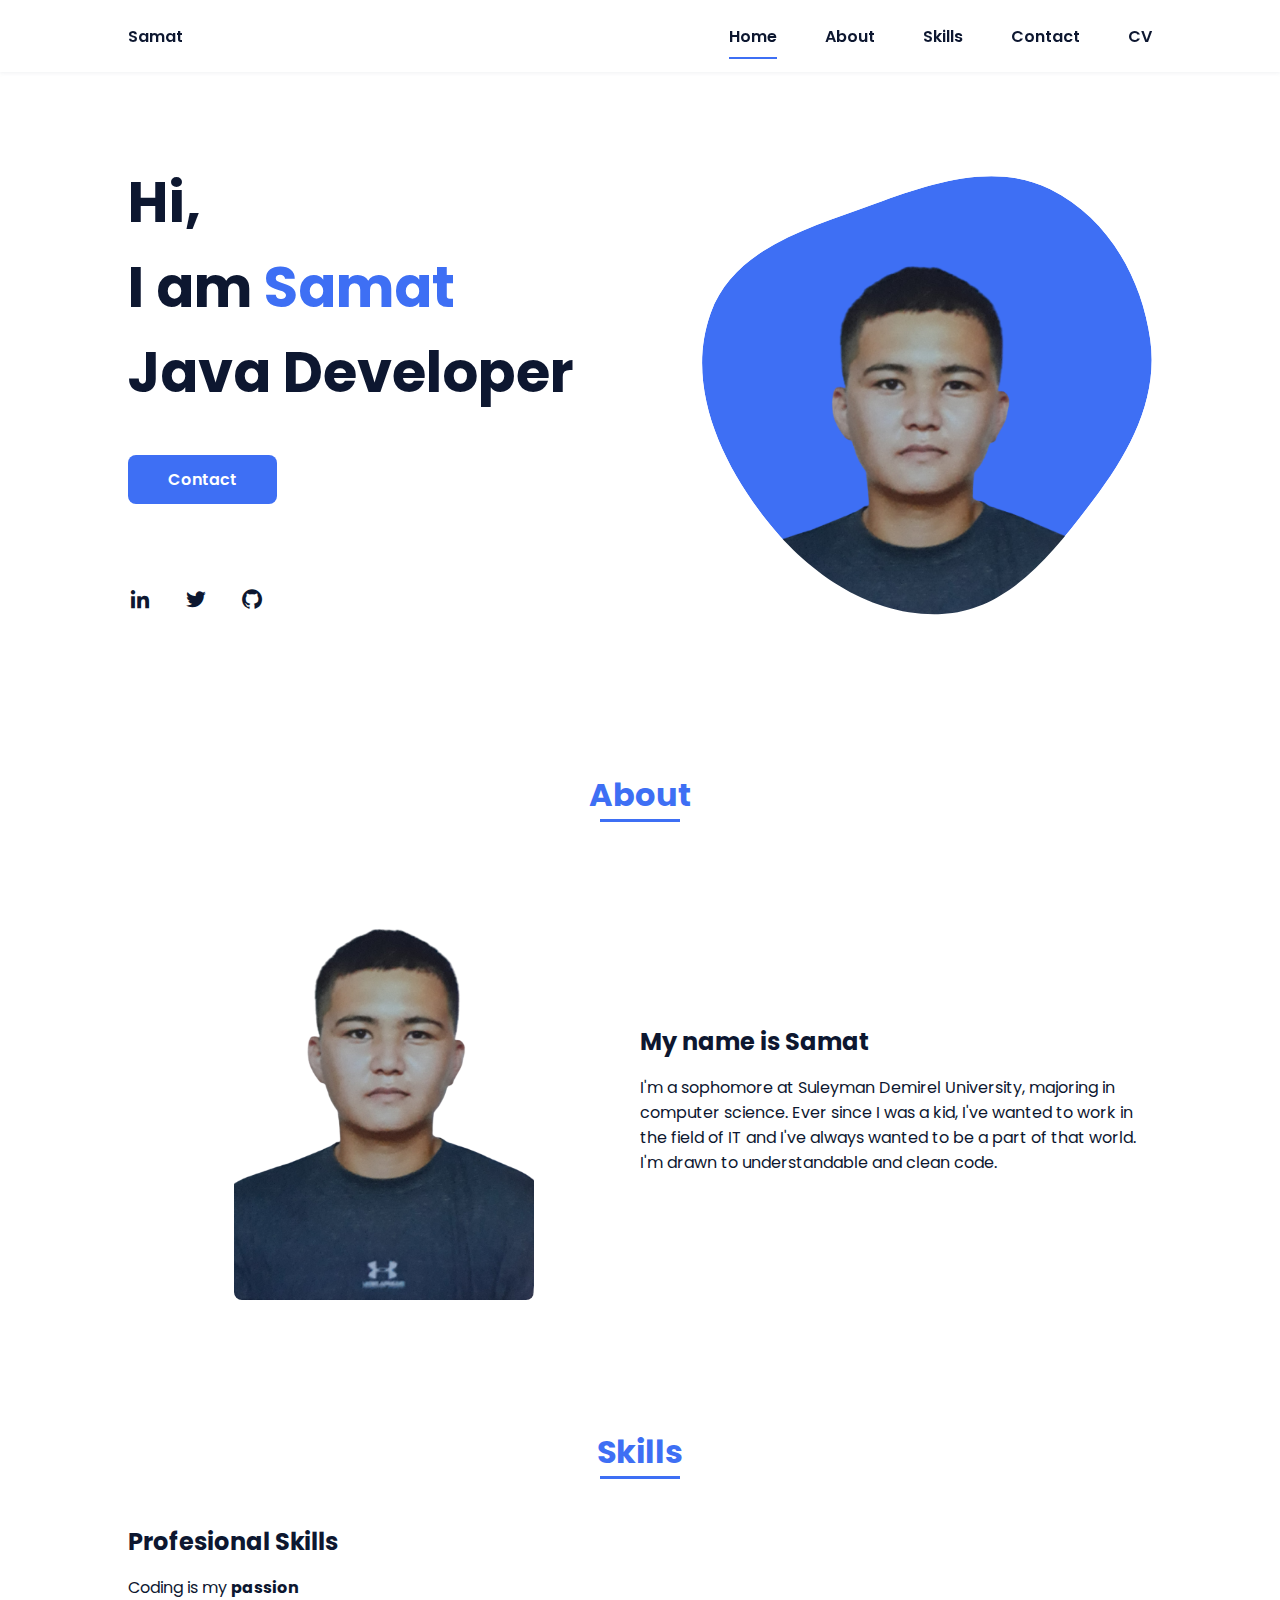
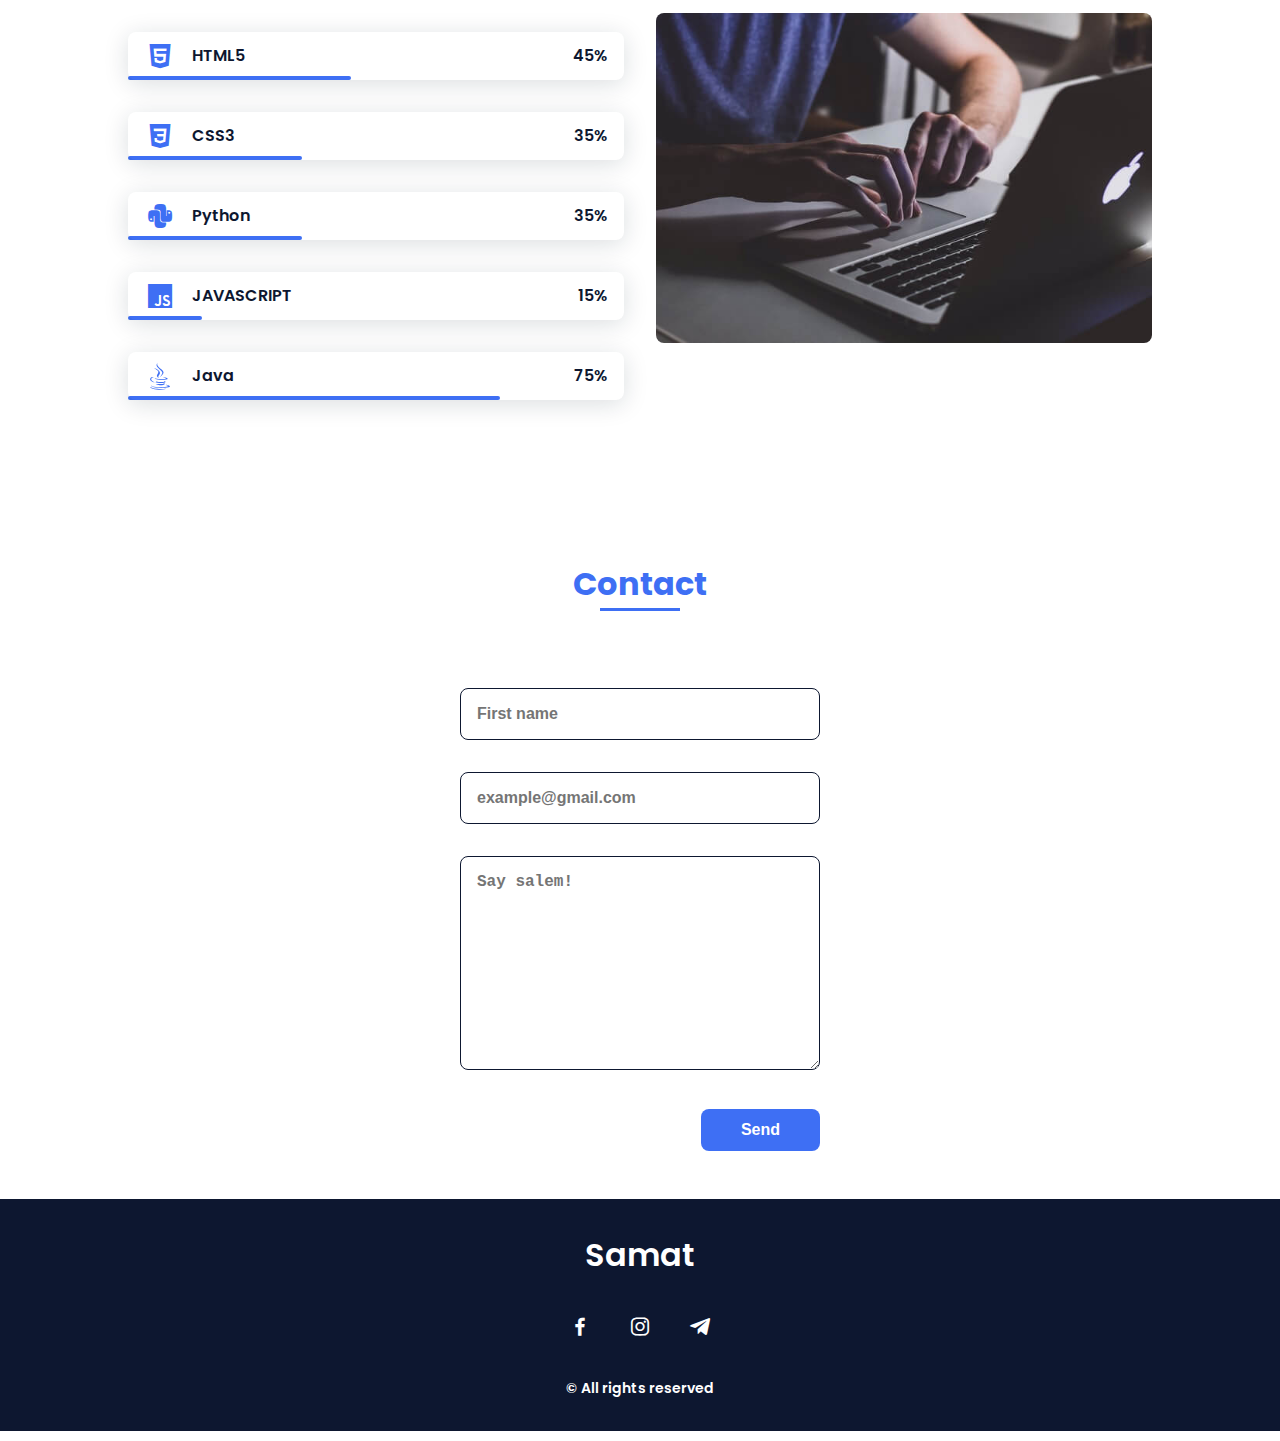
<file: index.html>
<!DOCTYPE html>
<html lang="en">

<head>
    <meta charset="UTF-8">
    <meta name="viewport" content="width=device-width, initial-scale=1.0">

    <link rel="stylesheet" href="assets/css/styles.css">

    <link rel="stylesheet" href="https://cdn.jsdelivr.net/npm/boxicons@latest/css/boxicons.min.css">

    <title>Portfolio</title>
</head>

<body>
    <header class="l-header">
        <nav class="nav bd-grid">
            <div>
                <a href="#home" class="nav__logo">Samat</a>
            </div>

            <div class="nav__menu" id="nav-menu">
                <ul class="nav__list">
                    <li class="nav__item"><a href="#home" class="nav__link active">Home</a></li>
                    <li class="nav__item"><a href="#about" class="nav__link">About</a></li>
                    <li class="nav__item"><a href="#skills" class="nav__link">Skills</a></li>
                    <li class="nav__item"><a href="#contact" class="nav__link">Contact</a></li>
                    <li class="nav__item"><a href="https://inspiredsamat.github.io/cv.html" class="nav__link">CV</a>
                    </li>
                </ul>
            </div>

            <div class="nav__toggle" id="nav-toggle">
                <i class='bx bx-menu'></i>
            </div>
        </nav>
    </header>

    <main class="l-main">

        <section class="home bd-grid" id="home">
            <div class="home__data">
                <h1 class="home__title">Hi,<br>I am <span class="home__title-color">Samat</span><br>Java Developer</h1>

                <a href="#contact" class="button">Contact</a>
            </div>

            <div class="home__social">
                <a href="https://www.linkedin.com/in/inspiredsamat/" class="home__social-icon"><i
                        class='bx bxl-linkedin'></i></a>
                <a href="https://www.twitter.com/inspiredsamat/" class="home__social-icon"><i
                        class='bx bxl-twitter'></i></a>
                <a href="https://www.github.com/inspiredsamat/" class="home__social-icon"><i
                        class='bx bxl-github'></i></a>
            </div>

            <div class="home__img">
                <svg class="home__blob" viewBox="0 0 479 467" xmlns="http://www.w3.org/2000/svg"
                    xmlns:xlink="http://www.w3.org/1999/xlink">
                    <mask id="mask0" mask-type="alpha">
                        <path
                            d="M9.19024 145.964C34.0253 76.5814 114.865 54.7299 184.111 29.4823C245.804 6.98884 311.86 -14.9503 370.735 14.143C431.207 44.026 467.948 107.508 477.191 174.311C485.897 237.229 454.931 294.377 416.506 344.954C373.74 401.245 326.068 462.801 255.442 466.189C179.416 469.835 111.552 422.137 65.1576 361.805C17.4835 299.81 -17.1617 219.583 9.19024 145.964Z" />
                    </mask>
                    <g mask="url(#mask0)">
                        <path
                            d="M9.19024 145.964C34.0253 76.5814 114.865 54.7299 184.111 29.4823C245.804 6.98884 311.86 -14.9503 370.735 14.143C431.207 44.026 467.948 107.508 477.191 174.311C485.897 237.229 454.931 294.377 416.506 344.954C373.74 401.245 326.068 462.801 255.442 466.189C179.416 469.835 111.552 422.137 65.1576 361.805C17.4835 299.81 -17.1617 219.583 9.19024 145.964Z" />
                        <image class="home__blob-img" x="50" y="60" href="assets/img/perfil.png" />
                    </g>
                </svg>
            </div>
        </section>

        <section class="about section " id="about">
            <h2 class="section-title">About</h2>

            <div class="about__container bd-grid">
                <div class="about__img">
                    <img src="assets/img/about.png" alt="avatar">
                </div>

                <div>
                    <h2 class="about__subtitle">My name is Samat</h2>
                    <p class="about__text">I'm a sophomore at Suleyman Demirel University, majoring in
                        computer science. Ever since I was a kid, I've wanted to
                        work in the field of IT and I've always wanted to be a part of that world.
                        I'm drawn to understandable and clean code.</p>
                </div>
            </div>
        </section>

        <section class="skills section" id="skills">
            <h2 class="section-title">Skills</h2>

            <div class="skills__container bd-grid">
                <div>
                    <h2 class="skills__subtitle">Profesional Skills</h2>
                    <p class="skills__text">Coding is my <b>passion</b></p>
                    <div class="skills__data">
                        <div class="skills__names">
                            <i class='bx bxl-html5 bx-spin skills__icon'></i>
                            <span class="skills__name">HTML5</span>
                        </div>
                        <div class="skills__bar skills__html">

                        </div>
                        <div>
                            <span class="skills__percentage">45%</span>
                        </div>
                    </div>
                    <div class="skills__data">
                        <div class="skills__names">
                            <i class='bx bxl-css3 skills__icon'></i>
                            <span class="skills__name">CSS3</span>
                        </div>
                        <div class="skills__bar skills__css">

                        </div>
                        <div>
                            <span class="skills__percentage">35%</span>
                        </div>
                    </div>
                    <div class="skills__data">
                        <div class="skills__names">
                            <i class='bx bxl-python bx-flashing bx-rotate-90 skills__icon'></i>
                            <span class="skills__name">Python</span>
                        </div>
                        <div class="skills__bar skills__css">

                        </div>
                        <div>
                            <span class="skills__percentage">35%</span>
                        </div>
                    </div>
                    <div class="skills__data">
                        <div class="skills__names">
                            <i class='bx bxl-javascript bx-tada skills__icon'></i>
                            <span class="skills__name">JAVASCRIPT</span>
                        </div>
                        <div class="skills__bar skills__js">

                        </div>
                        <div>
                            <span class="skills__percentage">15%</span>
                        </div>
                    </div>
                    <div class="skills__data">
                        <div class="skills__names">
                            <i class='bx bxl-java bx-fade-left bx-flip-horizontal skills__icon'></i>
                            <span class="skills__name">Java</span>
                        </div>
                        <div class="skills__bar skills__ux">

                        </div>
                        <div>
                            <span class="skills__percentage">75%</span>
                        </div>
                    </div>
                </div>

                <div>
                    <img src="assets/img/work1.jpg" alt="" class="skills__img">
                </div>
            </div>
        </section>

        <section class="contact section" id="contact">
            <h2 class="section-title">Contact</h2>

            <div class="contact__container bd-grid">
                <form action="https://formsubmit.co/zhumamuratovsamat@gmail.com" class="contact__form" method="POST">
                    <input type="hidden" name="_next" value="https://inspiredsamat.github.io/thanks.html">
                    <input type="text" name="name" placeholder="First name" class="contact__input" required>
                    <input type="email" name="email" placeholder="example@gmail.com" class="contact__input" required>
                    <input type="hidden" name="_captcha" value="false">
                    <input type="hidden" name="_subject" value="New submission from portfolio!">
                    <textarea name="text" id="" cols="0" rows="10" placeholder="Say salem!" class="contact__input"
                        required></textarea>
                    <button class="contact__button button" type="submit">Send</button>
                </form>
            </div>
        </section>
    </main>

    <footer class="footer">
        <p class="footer__title">Samat</p>
        <div class="footer__social">
            <a href="https://www.facebook.com/inspiredsamat/" class="footer__icon"><i class='bx bxl-facebook'></i></a>
            <a href="https://www.instagram.com/inspiredsamat/" class="footer__icon"><i class='bx bxl-instagram'></i></a>
            <a href="https://telegram.me/inspiredsamat/" class="footer__icon"><i class='bx bxl-telegram'></i></a>
        </div>
        <p class="footer__copy">&#169; All rights reserved</p>
    </footer>
    <script src="assets/js/main.js"></script>
</body>

</html>
</file>
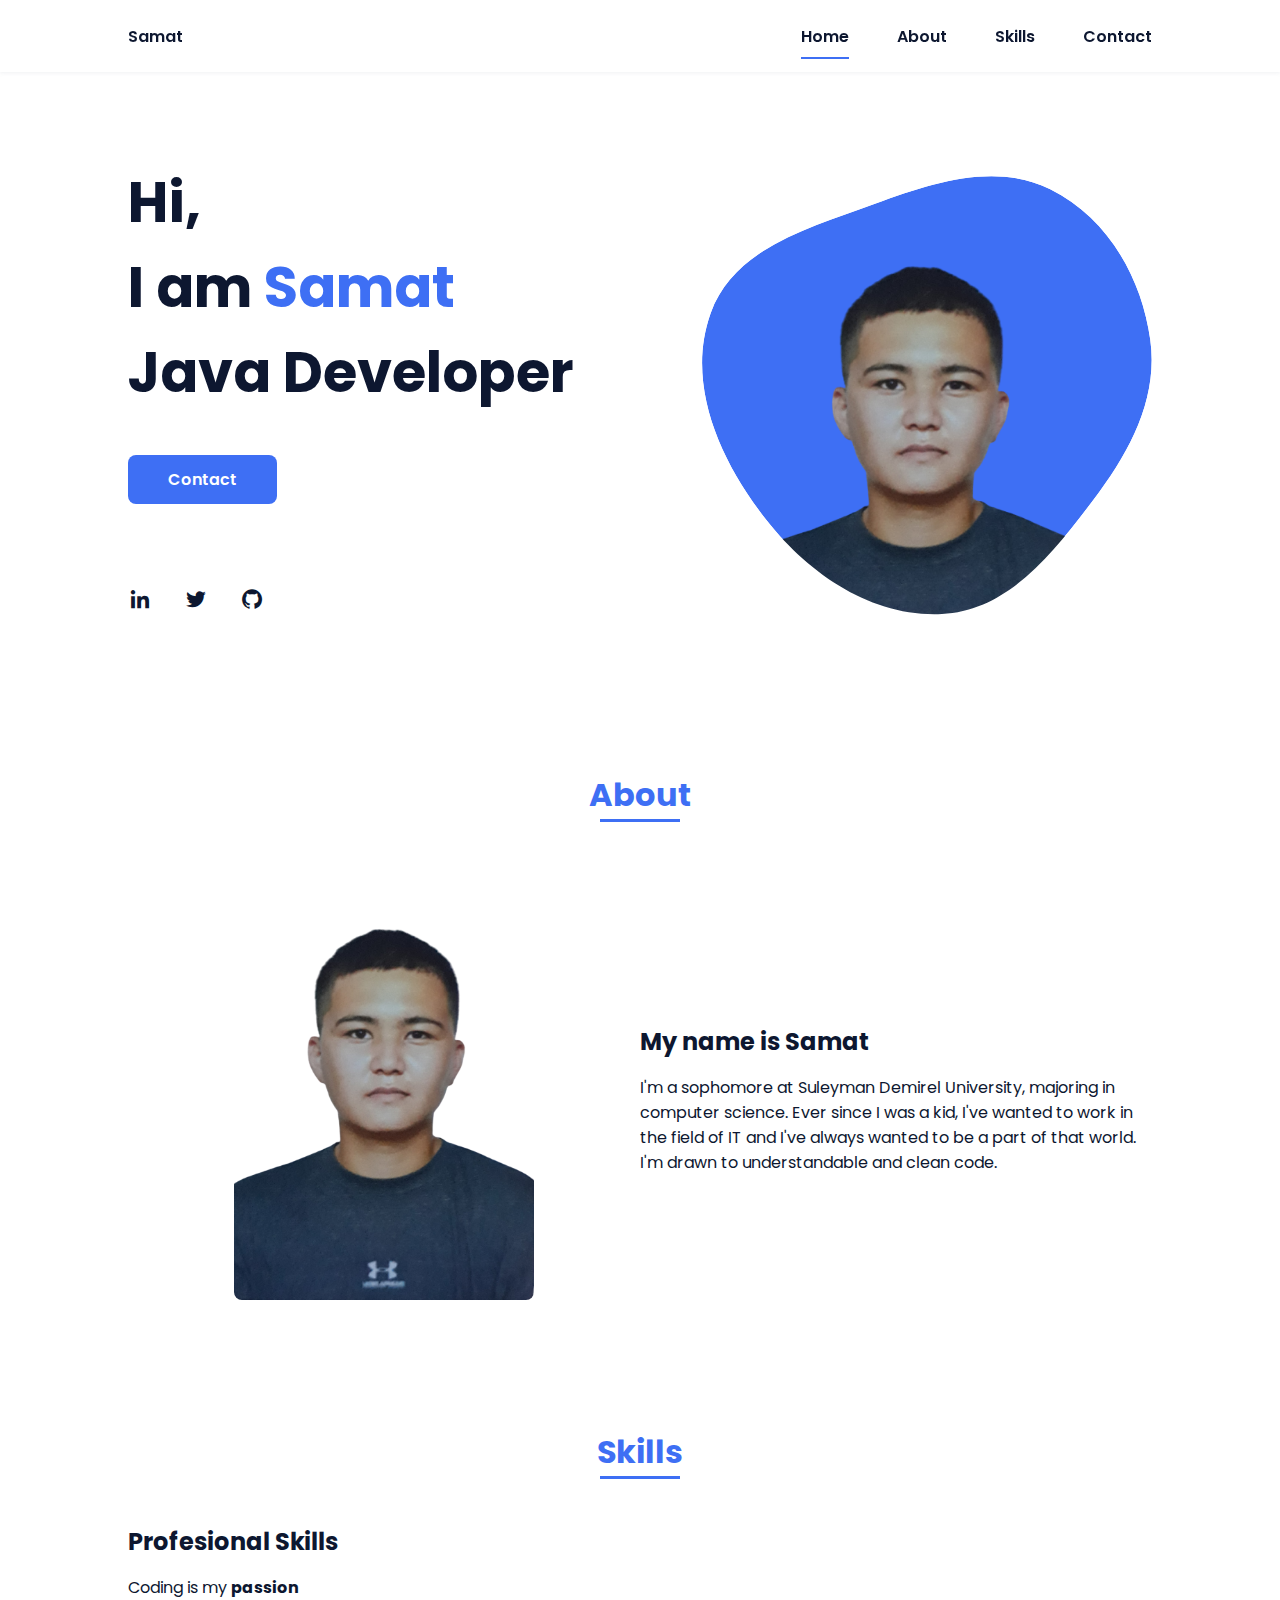
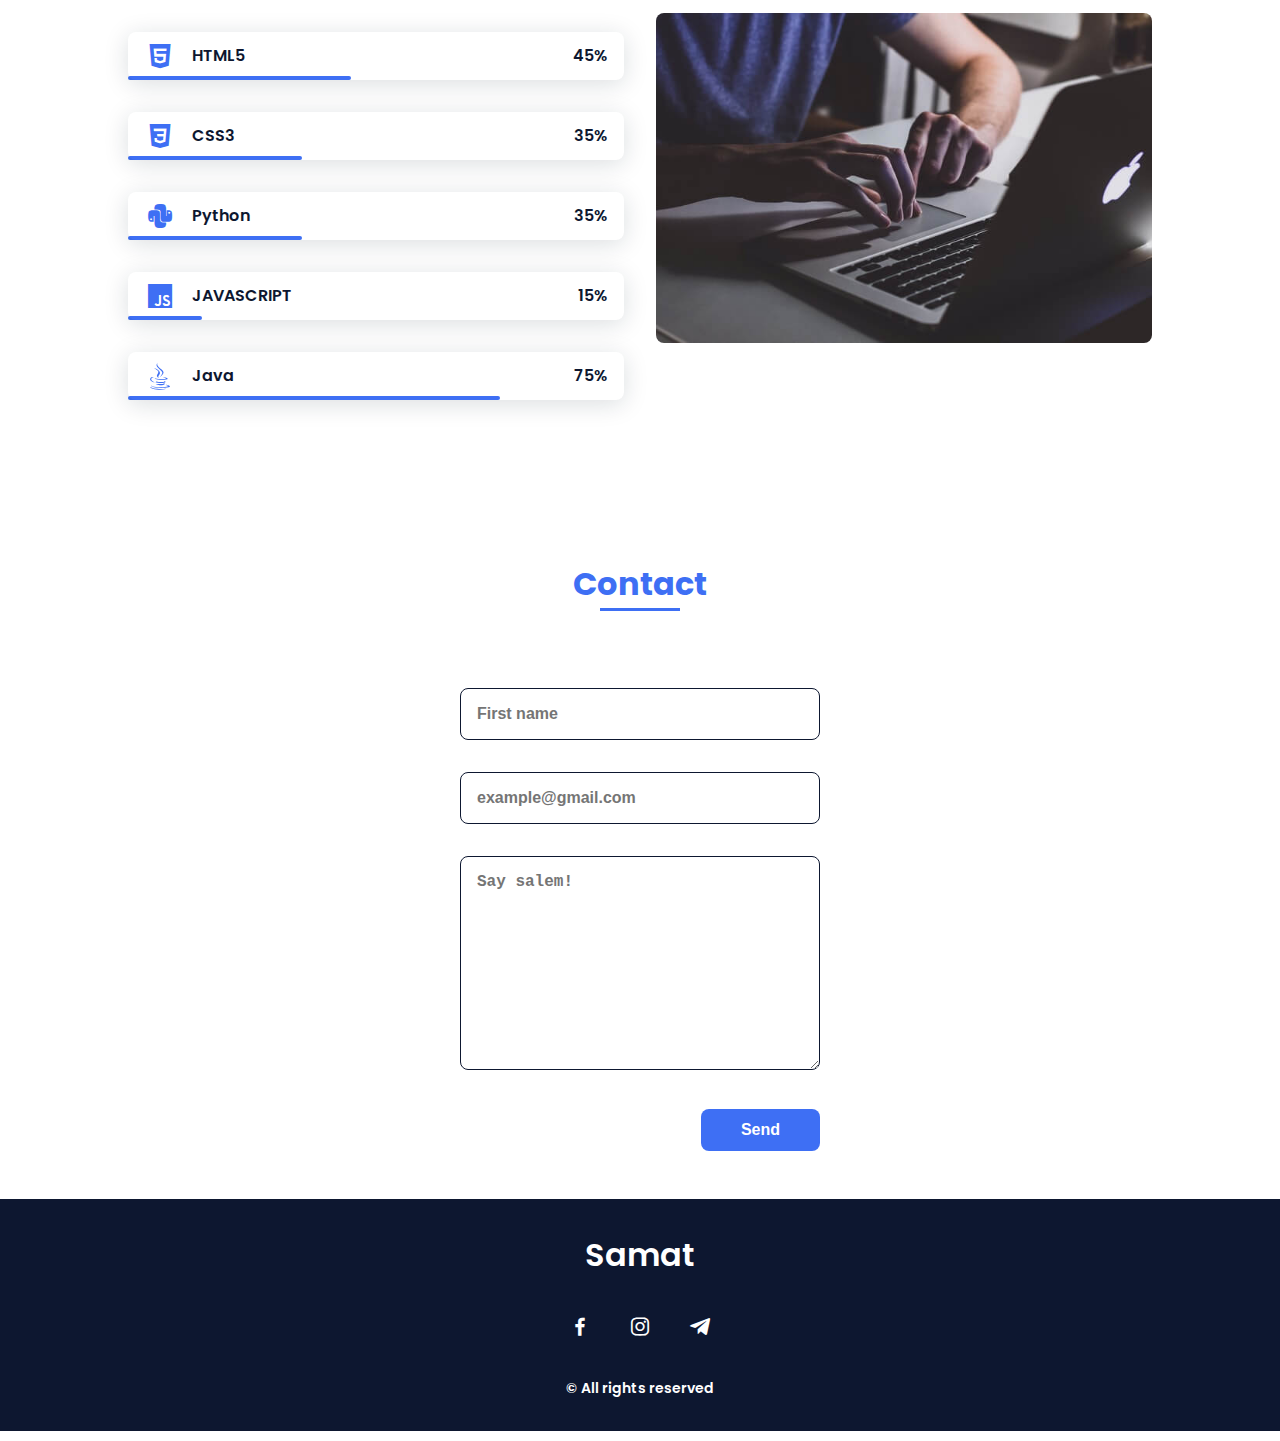
<file: inspiredsamat.github.io-main/index.html>
<!DOCTYPE html>
<html lang="en">
    <head>
        <meta charset="UTF-8">
        <meta name="viewport" content="width=device-width, initial-scale=1.0">

        <link rel="stylesheet" href="assets/css/styles.css">

        <link rel="stylesheet" href="https://cdn.jsdelivr.net/npm/boxicons@latest/css/boxicons.min.css">

        <title>Portfolio</title>
    </head>
    <body>
        <header class="l-header">
            <nav class="nav bd-grid">
                <div>
                    <a href="#home" class="nav__logo">Samat</a>
                </div>

                <div class="nav__menu" id="nav-menu">
                    <ul class="nav__list">
                        <li class="nav__item"><a href="#home" class="nav__link active">Home</a></li>
                        <li class="nav__item"><a href="#about" class="nav__link">About</a></li>
                        <li class="nav__item"><a href="#skills" class="nav__link">Skills</a></li>
                        <li class="nav__item"><a href="#contact" class="nav__link">Contact</a></li>
                    </ul>
                </div>

                <div class="nav__toggle" id="nav-toggle">
                    <i class='bx bx-menu'></i>
                </div>
            </nav>
        </header>

        <main class="l-main">

            <section class="home bd-grid" id="home">
                <div class="home__data">
                    <h1 class="home__title">Hi,<br>I am <span class="home__title-color">Samat</span><br>Java Developer</h1>

                    <a href="#contact" class="button">Contact</a>
                </div>

                <div class="home__social">
                    <a href="https://www.linkedin.com/in/inspiredsamat/" class="home__social-icon"><i class='bx bxl-linkedin'></i></a>
                    <a href="https://www.twitter.com/inspiredsamat/" class="home__social-icon"><i class='bx bxl-twitter' ></i></a>
                    <a href="https://www.github.com/inspiredsamat/" class="home__social-icon"><i class='bx bxl-github' ></i></a>
                </div>

                <div class="home__img">
                    <svg class="home__blob" viewBox="0 0 479 467" xmlns="http://www.w3.org/2000/svg" xmlns:xlink="http://www.w3.org/1999/xlink">
                        <mask id="mask0" mask-type="alpha">
                            <path d="M9.19024 145.964C34.0253 76.5814 114.865 54.7299 184.111 29.4823C245.804 6.98884 311.86 -14.9503 370.735 14.143C431.207 44.026 467.948 107.508 477.191 174.311C485.897 237.229 454.931 294.377 416.506 344.954C373.74 401.245 326.068 462.801 255.442 466.189C179.416 469.835 111.552 422.137 65.1576 361.805C17.4835 299.81 -17.1617 219.583 9.19024 145.964Z"/>
                        </mask>
                        <g mask="url(#mask0)">
                            <path d="M9.19024 145.964C34.0253 76.5814 114.865 54.7299 184.111 29.4823C245.804 6.98884 311.86 -14.9503 370.735 14.143C431.207 44.026 467.948 107.508 477.191 174.311C485.897 237.229 454.931 294.377 416.506 344.954C373.74 401.245 326.068 462.801 255.442 466.189C179.416 469.835 111.552 422.137 65.1576 361.805C17.4835 299.81 -17.1617 219.583 9.19024 145.964Z"/>
                            <image class="home__blob-img" x="50" y="60" href="assets/img/perfil.png"/>
                        </g>
                    </svg>
                </div>
            </section>

            <section class="about section " id="about">
                <h2 class="section-title">About</h2>

                <div class="about__container bd-grid">
                    <div class="about__img">
                        <img src="assets/img/about.png" alt="avatar">
                    </div>
                    
                    <div>
                        <h2 class="about__subtitle">My name is Samat</h2>
                        <p class="about__text">I'm a sophomore at Suleyman Demirel University, majoring in 
                                                computer science. Ever since I was a kid, I've wanted to 
                                                work in the field of IT and I've always wanted to be a part of that world. 
                                                I'm drawn to understandable and clean code.</p>           
                    </div>                                   
                </div>
            </section>

            <section class="skills section" id="skills">
                <h2 class="section-title">Skills</h2>

                <div class="skills__container bd-grid">          
                    <div>
                        <h2 class="skills__subtitle">Profesional Skills</h2>
                        <p class="skills__text">Coding is my <b>passion</b></p>
                        <div class="skills__data">
                            <div class="skills__names">
                                <i class='bx bxl-html5 bx-spin skills__icon'></i>
                                <span class="skills__name">HTML5</span>
                            </div>
                            <div class="skills__bar skills__html">

                            </div>
                            <div>
                                <span class="skills__percentage">45%</span>
                            </div>
                        </div>
                        <div class="skills__data">
                            <div class="skills__names">
                                <i class='bx bxl-css3 skills__icon'></i>
                                <span class="skills__name">CSS3</span>
                            </div>
                            <div class="skills__bar skills__css">

                            </div>
                            <div>
                                <span class="skills__percentage">35%</span>
                            </div>
                        </div>
                        <div class="skills__data">
                            <div class="skills__names">
                                <i class='bx bxl-python bx-flashing bx-rotate-90 skills__icon'></i>
                                <span class="skills__name">Python</span>
                            </div>
                            <div class="skills__bar skills__css">
                                
                            </div>
                            <div>
                                <span class="skills__percentage">35%</span>
                            </div>
                        </div>
                        <div class="skills__data">
                            <div class="skills__names">
                                <i class='bx bxl-javascript bx-tada skills__icon' ></i>
                                <span class="skills__name">JAVASCRIPT</span>
                            </div>
                            <div class="skills__bar skills__js">
                                
                            </div>
                            <div>
                                <span class="skills__percentage">15%</span>
                            </div>
                        </div>
                        <div class="skills__data">
                            <div class="skills__names">
                                <i class='bx bxl-java bx-fade-left bx-flip-horizontal skills__icon'></i>
                                <span class="skills__name">Java</span>
                            </div>
                            <div class="skills__bar skills__ux">
                                
                            </div>
                            <div>
                                <span class="skills__percentage">75%</span>
                            </div>
                        </div>
                    </div>
                    
                    <div>              
                        <img src="assets/img/work1.jpg" alt="" class="skills__img">
                    </div>
                </div>
            </section>

            <section class="contact section" id="contact">
                <h2 class="section-title">Contact</h2>

                <div class="contact__container bd-grid">
                    <form action="https://formsubmit.co/zhumamuratovsamat@gmail.com" class="contact__form" method="POST">
                        <input type="hidden" name="_next" value="https://inspiredsamat.github.io/thanks.html">
                        <input type="text" name="name" placeholder="First name" class="contact__input" required>
                        <input type="email" name="email" placeholder="example@gmail.com" class="contact__input" required>
                        <input type="hidden" name="_captcha" value="false">
                        <input type="hidden" name="_subject" value="New submission from portfolio!">
                        <textarea name="text" id="" cols="0" rows="10" placeholder="Say salem!" class="contact__input" required></textarea>
                        <button class="contact__button button" type="submit">Send</button>
                    </form>
                </div>
            </section>
        </main>

        <footer class="footer">
            <p class="footer__title">Samat</p>
            <div class="footer__social">
                <a href="https://www.facebook.com/inspiredsamat/" class="footer__icon"><i class='bx bxl-facebook' ></i></a>
                <a href="https://www.instagram.com/inspiredsamat/" class="footer__icon"><i class='bx bxl-instagram' ></i></a>
                <a href="https://telegram.me/inspiredsamat/" class="footer__icon"><i class='bx bxl-telegram' ></i></a>
            </div>
            <p class="footer__copy">&#169; All rights reserved</p>
        </footer>
        <script src="assets/js/main.js"></script>
    </body>
</html>
</file>
<file: assets/css/styles.css>
@import url("https://fonts.googleapis.com/css2?family=Poppins:wght@400;600;700&display=swap");

:root {
  --header-height: 3rem;
  --font-semi: 600;
  --hue-color: 224;
  --first-color: hsl(var(--hue-color), 89%, 60%);
  --second-color: hsl(var(--hue-color), 56%, 12%);
  --body-font: 'Poppins', sans-serif;
  --big-font-size: 2rem;
  --h2-font-size: 1.25rem;
  --normal-font-size: .938rem;
  --smaller-font-size: .75rem;
  --mb-2: 1rem;
  --mb-4: 2rem;
  --mb-5: 2.5rem;
  --mb-6: 3rem;
  --z-back: -10;
  --z-fixed: 100;
}

@media screen and (min-width: 968px) {
  :root {
    --big-font-size: 3.5rem;
    --h2-font-size: 2rem;
    --normal-font-size: 1rem;
    --smaller-font-size: .875rem;
  }
}

*, ::before, ::after {
  box-sizing: border-box;
}

html {
  scroll-behavior: smooth;
}

body {
  margin: var(--header-height) 0 0 0;
  font-family: var(--body-font);
  font-size: var(--normal-font-size);
  color: var(--second-color);
}

h1, h2, p {
  margin: 0;
}

ul {
  margin: 0;
  padding: 0;
  list-style: none;
}

a {
  text-decoration: none;
}

img {
  max-width: 100%;
  height: auto;
  display: block;
}

.section-title {
  position: relative;
  font-size: var(--h2-font-size);
  color: var(--first-color);
  margin-top: var(--mb-2);
  margin-bottom: var(--mb-4);
  text-align: center;
}

.section-title::after {
  position: absolute;
  content: '';
  width: 64px;
  height: 0.18rem;
  left: 0;
  right: 0;
  margin: auto;
  top: 2rem;
  background-color: var(--first-color);
}

.section {
  padding-top: 3rem;
  padding-bottom: 2rem;
}

.bd-grid {
  max-width: 1024px;
  display: grid;
  margin-left: var(--mb-2);
  margin-right: var(--mb-2);
}

.l-header {
  width: 100%;
  position: fixed;
  top: 0;
  left: 0;
  z-index: var(--z-fixed);
  background-color: #fff;
  box-shadow: 0 1px 4px rgba(146, 161, 176, 0.15);
}

.nav {
  height: var(--header-height);
  display: flex;
  justify-content: space-between;
  align-items: center;
  font-weight: var(--font-semi);
}

@media screen and (max-width: 767px) {
  .nav__menu {
    position: fixed;
    top: var(--header-height);
    right: -100%;
    width: 80%;
    height: 100%;
    padding: 2rem;
    background-color: var(--second-color);
    transition: .5s;
  }
}

.nav__item {
  margin-bottom: var(--mb-4);
}

.nav__link {
  position: relative;
  color: #fff;
}

.nav__link:hover {
  position: relative;
}

.nav__link:hover::after {
  position: absolute;
  content: '';
  width: 100%;
  height: 0.18rem;
  left: 0;
  top: 2rem;
  background-color: var(--first-color);
}

.nav__logo {
  color: var(--second-color);
}

.nav__toggle {
  color: var(--second-color);
  font-size: 1.5rem;
  cursor: pointer;
}

.active::after {
  position: absolute;
  content: '';
  width: 100%;
  height: 0.18rem;
  left: 0;
  top: 2rem;
  background-color: var(--first-color);
}

.show {
  right: 0;
}

.home {
  position: relative;
  row-gap: 5rem;
  padding: 4rem 0 5rem;
}

.home__data {
  align-self: center;
}

.home__title {
  font-size: var(--big-font-size);
  margin-bottom: var(--mb-5);
}

.home__title-color {
  color: var(--first-color);
}

.home__social {
  display: flex;
  flex-direction: column;
}

.home__social-icon {
  width: max-content;
  margin-bottom: var(--mb-2);
  font-size: 1.5rem;
  color: var(--second-color);
}

.home__social-icon:hover {
  color: var(--first-color);
}

.home__img {
  position: absolute;
  right: 0;
  bottom: 0;
  width: 260px;
}

.home__blob {
  fill: var(--first-color);
}

.home__blob-img {
  width: 360px;
}

.button {
  display: inline-block;
  background-color: var(--first-color);
  color: #fff;
  padding: .75rem 2.5rem;
  font-weight: var(--font-semi);
  border-radius: .5rem;
  transition: .3s;
}

.button:hover {
  box-shadow: 0px 10px 36px rgba(0, 0, 0, 0.15);
}

.about__container {
  row-gap: 2rem;
  text-align: center;
}

.about__subtitle {
  margin-bottom: var(--mb-2);
}

.about__img {
  justify-self: center;
}

.about__img img {
  width: 200px;
  border-radius: .5rem;
}

.skills__container {
  row-gap: 2rem;
  text-align: center;
}

.skills__subtitle {
  margin-bottom: var(--mb-2);
}

.skills__text {
  margin-bottom: var(--mb-4);
}

.skills__data {
  display: flex;
  justify-content: space-between;
  align-items: center;
  position: relative;
  font-weight: var(--font-semi);
  padding: .5rem 1rem;
  margin-bottom: var(--mb-4);
  border-radius: .5rem;
  box-shadow: 0px 4px 25px rgba(14, 36, 49, 0.15);
}

.skills__icon {
  font-size: 2rem;
  margin-right: var(--mb-2);
  color: var(--first-color);
}

.skills__names {
  display: flex;
  align-items: center;
}

.skills__bar {
  position: absolute;
  left: 0;
  bottom: 0;
  background-color: var(--first-color);
  height: .25rem;
  border-radius: .5rem;
  z-index: var(--z-back);
}

.skills__html {
  width: 45%;
}

.skills__css {
  width: 35%;
}

.skills__js {
  width: 15%;
}

.skills__ux {
  width: 75%;
}

.skills__img {
  border-radius: .5rem;
}

.contact__input {
  width: 100%;
  font-size: var(--normal-font-size);
  font-weight: var(--font-semi);
  padding: 1rem;
  border-radius: .5rem;
  border: 1.5px solid var(--second-color);
  outline: none;
  margin-bottom: var(--mb-4);
}

.contact__button {
  display: block;
  border: none;
  outline: none;
  font-size: var(--normal-font-size);
  cursor: pointer;
  margin-left: auto;
}

.footer {
  background-color: var(--second-color);
  color: #fff;
  text-align: center;
  font-weight: var(--font-semi);
  padding: 2rem 0;
}

.footer__title {
  font-size: 2rem;
  margin-bottom: var(--mb-4);
}

.footer__social {
  margin-bottom: var(--mb-4);
}

.footer__icon {
  font-size: 1.5rem;
  color: #fff;
  margin: 0 var(--mb-2);
}

.footer__copy {
  font-size: var(--smaller-font-size);
}

@media screen and (max-width: 320px) {
  .home {
    row-gap: 2rem;
  }
  .home__img {
    width: 200px;
  }
}

@media screen and (min-width: 576px) {
  .home {
    padding: 4rem 0 2rem;
  }
  .home__social {
    padding-top: 0;
    padding-bottom: 2.5rem;
    flex-direction: row;
    align-self: flex-end;
  }
  .home__social-icon {
    margin-bottom: 0;
    margin-right: var(--mb-4);
  }
  .home__img {
    width: 300px;
    bottom: 25%;
  }
  .about__container {
    grid-template-columns: repeat(2, 1fr);
    align-items: center;
    text-align: initial;
  }
  .skills__container {
    grid-template-columns: .7fr;
    justify-content: center;
    column-gap: 1rem;
  }

  .contact__form {
    width: 360px;
    padding-top: 2rem;
  }
  .contact__container {
    justify-items: center;
  }
}

@media screen and (min-width: 768px) {
  body {
    margin: 0;
  }
  .section {
    padding-top: 4rem;
    padding-bottom: 3rem;
  }
  .section-title {
    margin-bottom: var(--mb-6);
  }
  .section-title::after {
    width: 80px;
    top: 3rem;
  }
  .nav {
    height: calc(var(--header-height) + 1.5rem);
  }
  .nav__list {
    display: flex;
    padding-top: 0;
  }
  .nav__item {
    margin-left: var(--mb-6);
    margin-bottom: 0;
  }
  .nav__toggle {
    display: none;
  }
  .nav__link {
    color: var(--second-color);
  }
  .home {
    padding: 8rem 0 2rem;
  }
  .home__img {
    width: 400px;
    bottom: 10%;
  }
  .about__container {
    padding-top: 2rem;
  }
  .about__img img {
    width: 300px;
  }
  .skills__container {
    grid-template-columns: repeat(2, 1fr);
    column-gap: 2rem;
    align-items: center;
    text-align: initial;
  }
}

@media screen and (min-width: 992px) {
  .bd-grid {
    margin-left: auto;
    margin-right: auto;
  }
  .home {
    padding: 10rem 0 2rem;
  }
  .home__img {
    width: 450px;
  }
}
</file>
<file: inspiredsamat.github.io-main/assets/css/styles.css>
@import url("https://fonts.googleapis.com/css2?family=Poppins:wght@400;600;700&display=swap");

:root {
  --header-height: 3rem;
  --font-semi: 600;
  --hue-color: 224;
  --first-color: hsl(var(--hue-color), 89%, 60%);
  --second-color: hsl(var(--hue-color), 56%, 12%);
  --body-font: 'Poppins', sans-serif;
  --big-font-size: 2rem;
  --h2-font-size: 1.25rem;
  --normal-font-size: .938rem;
  --smaller-font-size: .75rem;
  --mb-2: 1rem;
  --mb-4: 2rem;
  --mb-5: 2.5rem;
  --mb-6: 3rem;
  --z-back: -10;
  --z-fixed: 100;
}

@media screen and (min-width: 968px) {
  :root {
    --big-font-size: 3.5rem;
    --h2-font-size: 2rem;
    --normal-font-size: 1rem;
    --smaller-font-size: .875rem;
  }
}

*, ::before, ::after {
  box-sizing: border-box;
}

html {
  scroll-behavior: smooth;
}

body {
  margin: var(--header-height) 0 0 0;
  font-family: var(--body-font);
  font-size: var(--normal-font-size);
  color: var(--second-color);
}

h1, h2, p {
  margin: 0;
}

ul {
  margin: 0;
  padding: 0;
  list-style: none;
}

a {
  text-decoration: none;
}

img {
  max-width: 100%;
  height: auto;
  display: block;
}

.section-title {
  position: relative;
  font-size: var(--h2-font-size);
  color: var(--first-color);
  margin-top: var(--mb-2);
  margin-bottom: var(--mb-4);
  text-align: center;
}

.section-title::after {
  position: absolute;
  content: '';
  width: 64px;
  height: 0.18rem;
  left: 0;
  right: 0;
  margin: auto;
  top: 2rem;
  background-color: var(--first-color);
}

.section {
  padding-top: 3rem;
  padding-bottom: 2rem;
}

.bd-grid {
  max-width: 1024px;
  display: grid;
  margin-left: var(--mb-2);
  margin-right: var(--mb-2);
}

.l-header {
  width: 100%;
  position: fixed;
  top: 0;
  left: 0;
  z-index: var(--z-fixed);
  background-color: #fff;
  box-shadow: 0 1px 4px rgba(146, 161, 176, 0.15);
}

.nav {
  height: var(--header-height);
  display: flex;
  justify-content: space-between;
  align-items: center;
  font-weight: var(--font-semi);
}

@media screen and (max-width: 767px) {
  .nav__menu {
    position: fixed;
    top: var(--header-height);
    right: -100%;
    width: 80%;
    height: 100%;
    padding: 2rem;
    background-color: var(--second-color);
    transition: .5s;
  }
}

.nav__item {
  margin-bottom: var(--mb-4);
}

.nav__link {
  position: relative;
  color: #fff;
}

.nav__link:hover {
  position: relative;
}

.nav__link:hover::after {
  position: absolute;
  content: '';
  width: 100%;
  height: 0.18rem;
  left: 0;
  top: 2rem;
  background-color: var(--first-color);
}

.nav__logo {
  color: var(--second-color);
}

.nav__toggle {
  color: var(--second-color);
  font-size: 1.5rem;
  cursor: pointer;
}

.active::after {
  position: absolute;
  content: '';
  width: 100%;
  height: 0.18rem;
  left: 0;
  top: 2rem;
  background-color: var(--first-color);
}

.show {
  right: 0;
}

.home {
  position: relative;
  row-gap: 5rem;
  padding: 4rem 0 5rem;
}

.home__data {
  align-self: center;
}

.home__title {
  font-size: var(--big-font-size);
  margin-bottom: var(--mb-5);
}

.home__title-color {
  color: var(--first-color);
}

.home__social {
  display: flex;
  flex-direction: column;
}

.home__social-icon {
  width: max-content;
  margin-bottom: var(--mb-2);
  font-size: 1.5rem;
  color: var(--second-color);
}

.home__social-icon:hover {
  color: var(--first-color);
}

.home__img {
  position: absolute;
  right: 0;
  bottom: 0;
  width: 260px;
}

.home__blob {
  fill: var(--first-color);
}

.home__blob-img {
  width: 360px;
}

.button {
  display: inline-block;
  background-color: var(--first-color);
  color: #fff;
  padding: .75rem 2.5rem;
  font-weight: var(--font-semi);
  border-radius: .5rem;
  transition: .3s;
}

.button:hover {
  box-shadow: 0px 10px 36px rgba(0, 0, 0, 0.15);
}

.about__container {
  row-gap: 2rem;
  text-align: center;
}

.about__subtitle {
  margin-bottom: var(--mb-2);
}

.about__img {
  justify-self: center;
}

.about__img img {
  width: 200px;
  border-radius: .5rem;
}

.skills__container {
  row-gap: 2rem;
  text-align: center;
}

.skills__subtitle {
  margin-bottom: var(--mb-2);
}

.skills__text {
  margin-bottom: var(--mb-4);
}

.skills__data {
  display: flex;
  justify-content: space-between;
  align-items: center;
  position: relative;
  font-weight: var(--font-semi);
  padding: .5rem 1rem;
  margin-bottom: var(--mb-4);
  border-radius: .5rem;
  box-shadow: 0px 4px 25px rgba(14, 36, 49, 0.15);
}

.skills__icon {
  font-size: 2rem;
  margin-right: var(--mb-2);
  color: var(--first-color);
}

.skills__names {
  display: flex;
  align-items: center;
}

.skills__bar {
  position: absolute;
  left: 0;
  bottom: 0;
  background-color: var(--first-color);
  height: .25rem;
  border-radius: .5rem;
  z-index: var(--z-back);
}

.skills__html {
  width: 45%;
}

.skills__css {
  width: 35%;
}

.skills__js {
  width: 15%;
}

.skills__ux {
  width: 75%;
}

.skills__img {
  border-radius: .5rem;
}

.contact__input {
  width: 100%;
  font-size: var(--normal-font-size);
  font-weight: var(--font-semi);
  padding: 1rem;
  border-radius: .5rem;
  border: 1.5px solid var(--second-color);
  outline: none;
  margin-bottom: var(--mb-4);
}

.contact__button {
  display: block;
  border: none;
  outline: none;
  font-size: var(--normal-font-size);
  cursor: pointer;
  margin-left: auto;
}

.footer {
  background-color: var(--second-color);
  color: #fff;
  text-align: center;
  font-weight: var(--font-semi);
  padding: 2rem 0;
}

.footer__title {
  font-size: 2rem;
  margin-bottom: var(--mb-4);
}

.footer__social {
  margin-bottom: var(--mb-4);
}

.footer__icon {
  font-size: 1.5rem;
  color: #fff;
  margin: 0 var(--mb-2);
}

.footer__copy {
  font-size: var(--smaller-font-size);
}

@media screen and (max-width: 320px) {
  .home {
    row-gap: 2rem;
  }
  .home__img {
    width: 200px;
  }
}

@media screen and (min-width: 576px) {
  .home {
    padding: 4rem 0 2rem;
  }
  .home__social {
    padding-top: 0;
    padding-bottom: 2.5rem;
    flex-direction: row;
    align-self: flex-end;
  }
  .home__social-icon {
    margin-bottom: 0;
    margin-right: var(--mb-4);
  }
  .home__img {
    width: 300px;
    bottom: 25%;
  }
  .about__container {
    grid-template-columns: repeat(2, 1fr);
    align-items: center;
    text-align: initial;
  }
  .skills__container {
    grid-template-columns: .7fr;
    justify-content: center;
    column-gap: 1rem;
  }

  .contact__form {
    width: 360px;
    padding-top: 2rem;
  }
  .contact__container {
    justify-items: center;
  }
}

@media screen and (min-width: 768px) {
  body {
    margin: 0;
  }
  .section {
    padding-top: 4rem;
    padding-bottom: 3rem;
  }
  .section-title {
    margin-bottom: var(--mb-6);
  }
  .section-title::after {
    width: 80px;
    top: 3rem;
  }
  .nav {
    height: calc(var(--header-height) + 1.5rem);
  }
  .nav__list {
    display: flex;
    padding-top: 0;
  }
  .nav__item {
    margin-left: var(--mb-6);
    margin-bottom: 0;
  }
  .nav__toggle {
    display: none;
  }
  .nav__link {
    color: var(--second-color);
  }
  .home {
    padding: 8rem 0 2rem;
  }
  .home__img {
    width: 400px;
    bottom: 10%;
  }
  .about__container {
    padding-top: 2rem;
  }
  .about__img img {
    width: 300px;
  }
  .skills__container {
    grid-template-columns: repeat(2, 1fr);
    column-gap: 2rem;
    align-items: center;
    text-align: initial;
  }
}

@media screen and (min-width: 992px) {
  .bd-grid {
    margin-left: auto;
    margin-right: auto;
  }
  .home {
    padding: 10rem 0 2rem;
  }
  .home__img {
    width: 450px;
  }
}
</file>
